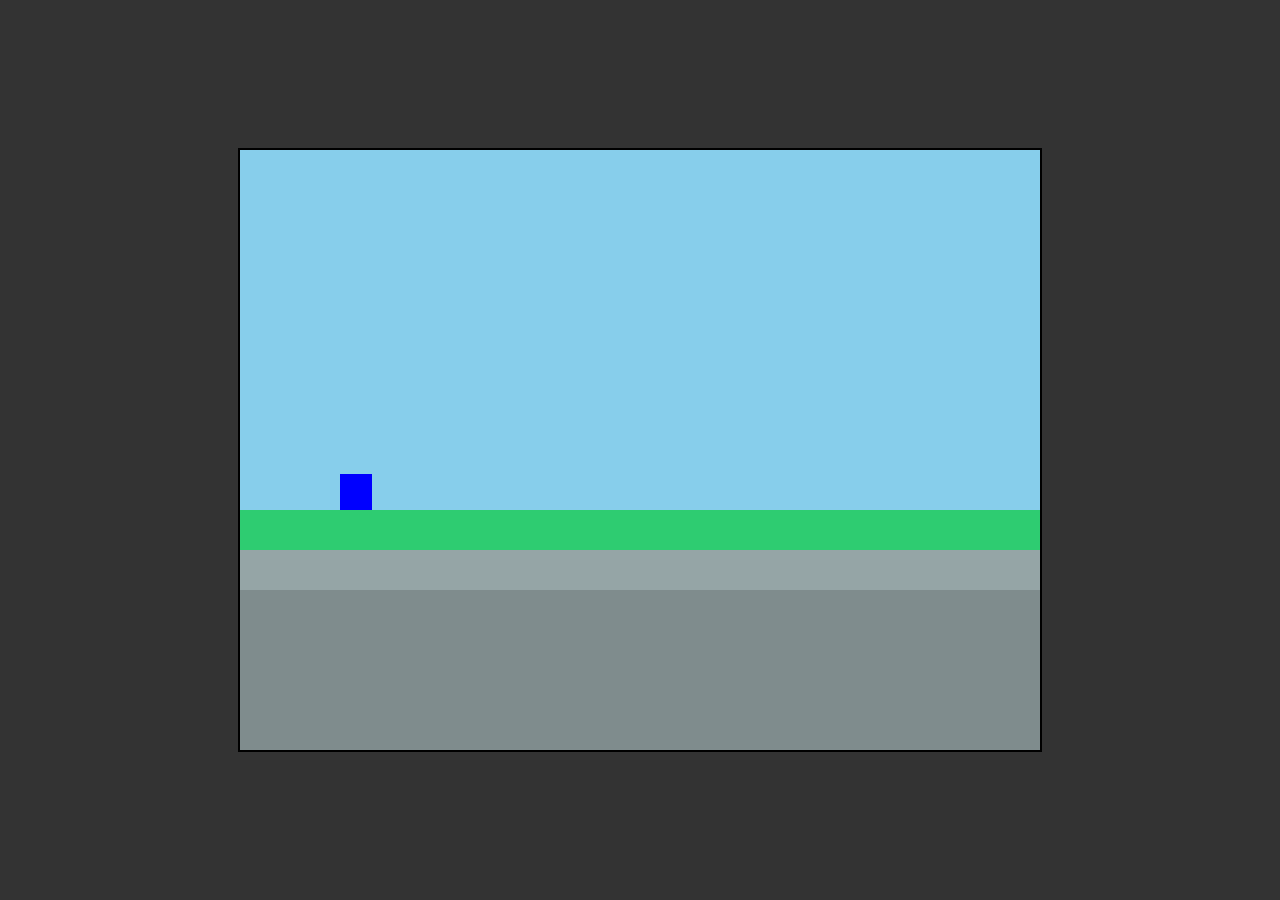
<file: project/lekcja_3/index.html>
<!DOCTYPE html>
<html lang="pl">
<head>
    <meta charset="UTF-8">
    <meta name="viewport" content="width=device-width, initial-scale=1.0">
    <title>Minecraft 2D</title>
    <link rel="stylesheet" href="css/style.css">
</head>
<body>
    <canvas id="gameCanvas"></canvas>

    <script src="js/config.js"></script>
    <script src="js/world.js"></script>
    <script src="js/player.js"></script>
    <script src="js/renderer.js"></script>
    <script src="js/input.js"></script>
    <script src="js/main.js"></script>
</body>
</html>
</file>
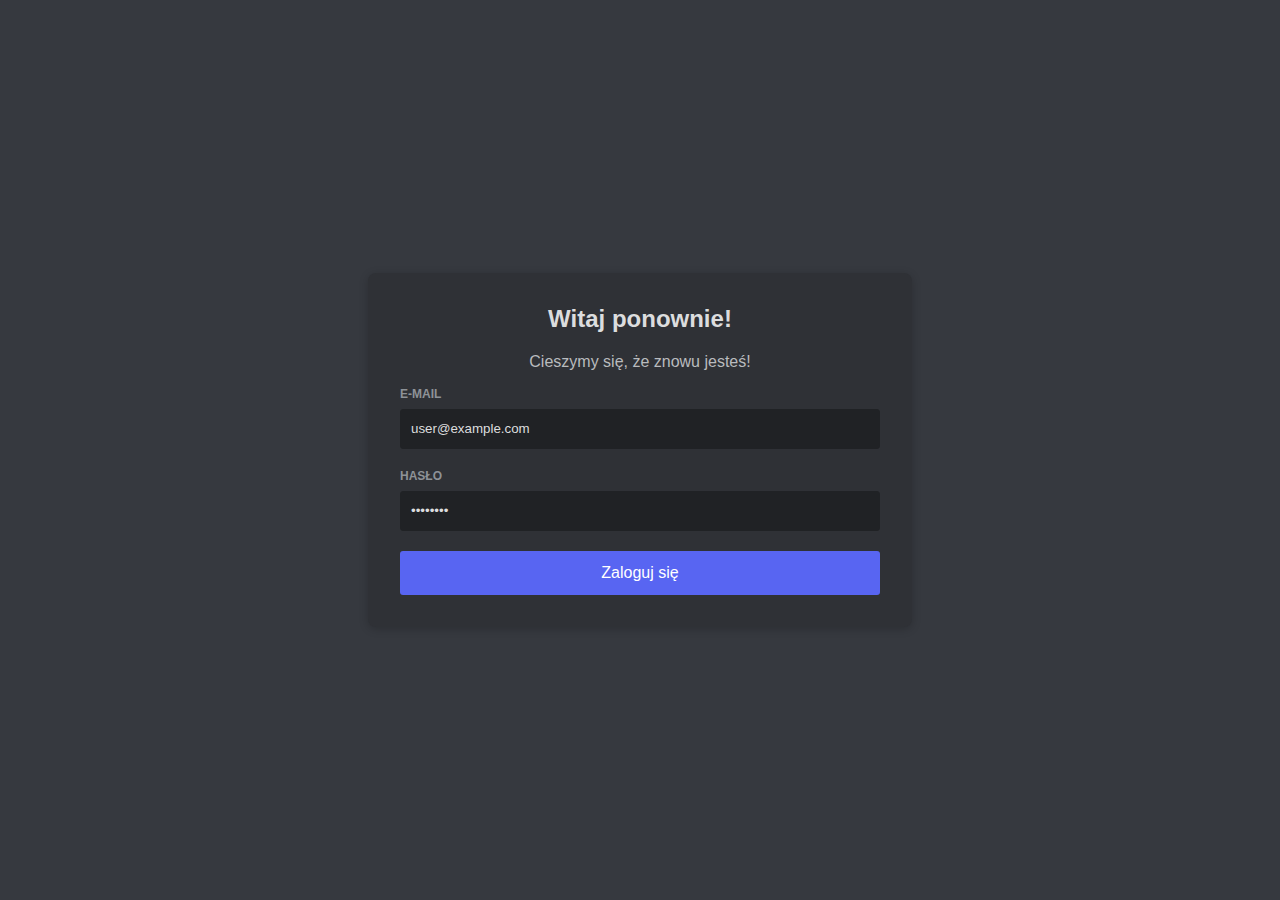
<file: project/lekcja_4/index.html>
<!DOCTYPE html>
<html lang="pl">
<head>
    <meta charset="UTF-8">
    <meta name="viewport" content="width=device-width, initial-scale=1.0">
    <title>Prototyp Discord</title>
    <link rel="stylesheet" href="css/style.css">
</head>
<body>

    <div id="login-screen">
        <div class="login-box">
            <h2>Witaj ponownie!</h2>
            <p>Cieszymy się, że znowu jesteś!</p>
            <form id="login-form">
                <div class="input-group">
                    <label for="email">E-MAIL</label>
                    <input type="email" id="email" value="user@example.com" required>
                </div>
                <div class="input-group">
                    <label for="password">HASŁO</label>
                    <input type="password" id="password" value="password" required>
                </div>
                <button type="submit">Zaloguj się</button>
            </form>
        </div>
    </div>

    <div class="app-container" style="display: none;">
        <!-- Kolumna 1: Serwery -->
        <nav class="servers-column">
            <!-- Tutaj będą ikony serwerów -->
        </nav>

        <!-- Kolumna 2: Kanały i Ustawienia Użytkownika -->
        <aside class="channels-column">
            <header class="server-header">
                <h3>Nazwa Serwera</h3>
            </header>
            <div class="channels-list">
                <!-- Tutaj będą kanały tekstowe -->
            </div>
            <footer class="user-panel">
                <!-- Tutaj info o zalogowanym użytkowniku -->
            </footer>
        </aside>

        <!-- Kolumna 3: Czat i Lista Użytkowników -->
        <main class="chat-column">
            <header class="chat-header">
                <h4># nazwa-kanalu</h4>
            </header>
            <div class="chat-content">
                <div class="messages-area">
                    <!-- Tutaj będą wyświetlane wiadomości -->
                </div>
                <div class="users-area">
                    <!-- Tutaj będzie lista użytkowników -->
                </div>
            </div>
            <footer class="chat-input-area">
                <input type="text" placeholder="Napisz wiadomość na #nazwa-kanalu">
            </footer>
        </main>
    </div>


    <script src="js/state.js"></script>
    <script src="js/ui.js"></script>
    <script src="js/main.js"></script>
</body>
</html>
</file>
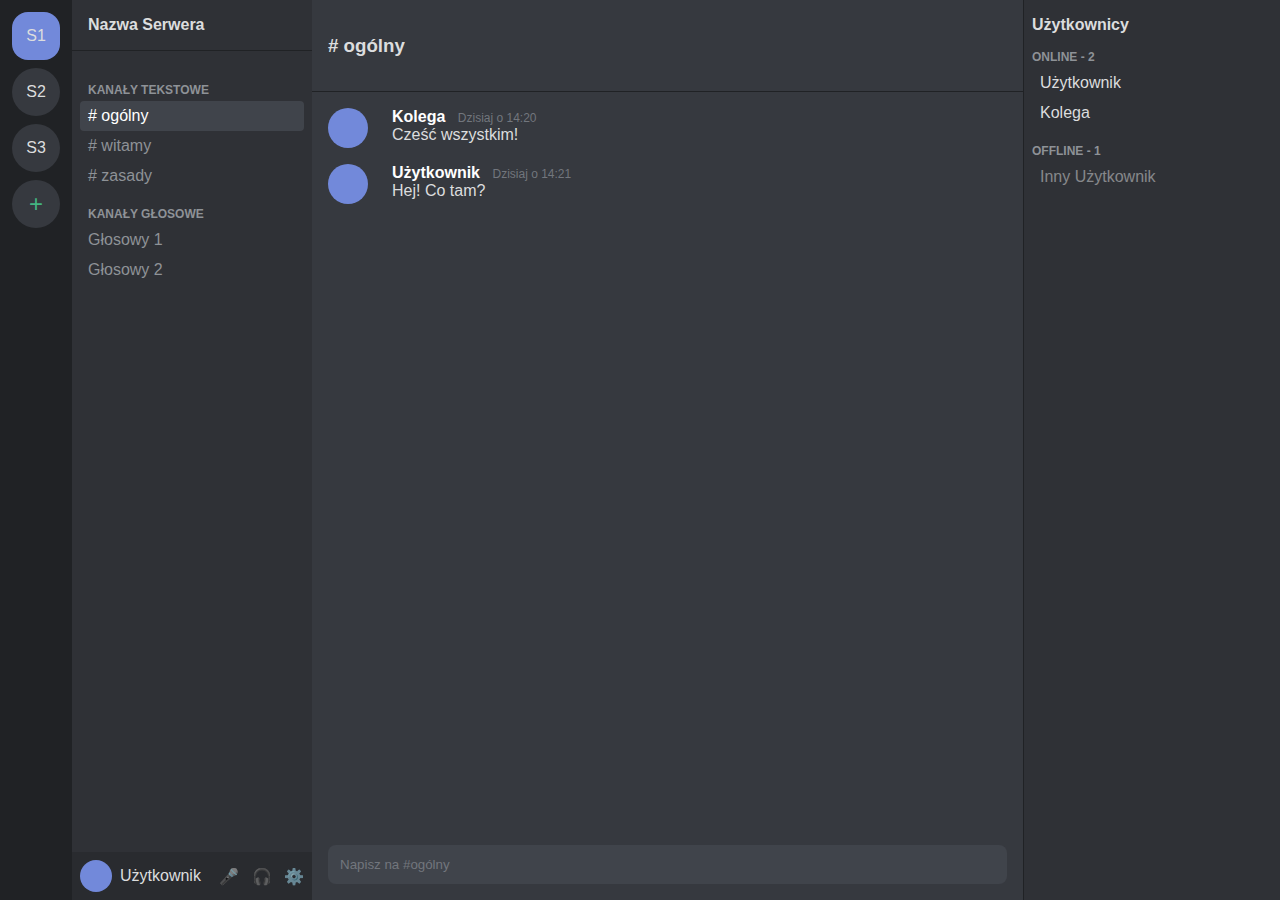
<file: project/lekcja_x/index.html>
<!DOCTYPE html>
<html lang="pl">
<head>
    <meta charset="UTF-8">
    <meta name="viewport" content="width=device-width, initial-scale=1.0">
    <title>Discord Clone</title>
    <link rel="stylesheet" href="css/style.css">
</head>
<body>
    <div class="app-container">
        <div class="servers-list">
            <div class="server-icon active">S1</div>
            <div class="server-icon">S2</div>
            <div class="server-icon">S3</div>
            <div class="server-icon add-server">+</div>
        </div>
        <div class="channels-list">
            <div class="server-name">Nazwa Serwera</div>
            <ul class="channels">
                <li class="channel-category">Kanały tekstowe</li>
                <li class="channel active"># ogólny</li>
                <li class="channel"># witamy</li>
                <li class="channel"># zasady</li>
                <li class="channel-category">Kanały głosowe</li>
                <li class="channel">Głosowy 1</li>
                <li class="channel">Głosowy 2</li>
            </ul>
            <div class="user-panel">
                <div class="user-info">
                    <div class="avatar"></div>
                    <span class="username">Użytkownik</span>
                </div>
                <div class="user-controls">
                    <span>🎤</span>
                    <span>🎧</span>
                    <span>⚙️</span>
                </div>
            </div>
        </div>
        <div class="chat-window">
            <div class="chat-header">
                <h3># ogólny</h3>
            </div>
            <div class="chat-messages">
                <div class="message">
                    <div class="avatar"></div>
                    <div class="message-content">
                        <div class="message-header">
                            <span class="username">Kolega</span>
                            <span class="timestamp">Dzisiaj o 14:20</span>
                        </div>
                        <div class="message-text">Cześć wszystkim!</div>
                    </div>
                </div>
                <div class="message">
                    <div class="avatar"></div>
                    <div class="message-content">
                        <div class="message-header">
                            <span class="username">Użytkownik</span>
                            <span class="timestamp">Dzisiaj o 14:21</span>
                        </div>
                        <div class="message-text">Hej! Co tam?</div>
                    </div>
                </div>
            </div>
            <div class="chat-input">
                <input type="text" placeholder="Napisz na #ogólny">
            </div>
        </div>
        <div class="users-list">
            <div class="user-list-header">Użytkownicy</div>
            <ul>
                <li class="user-list-category">Online - 2</li>
                <li class="user">Użytkownik</li>
                <li class="user">Kolega</li>
                <li class="user-list-category">Offline - 1</li>
                <li class="user offline">Inny Użytkownik</li>
            </ul>
        </div>
    </div>
    <script src="js/main.js"></script>
</body>
</html>
</file>
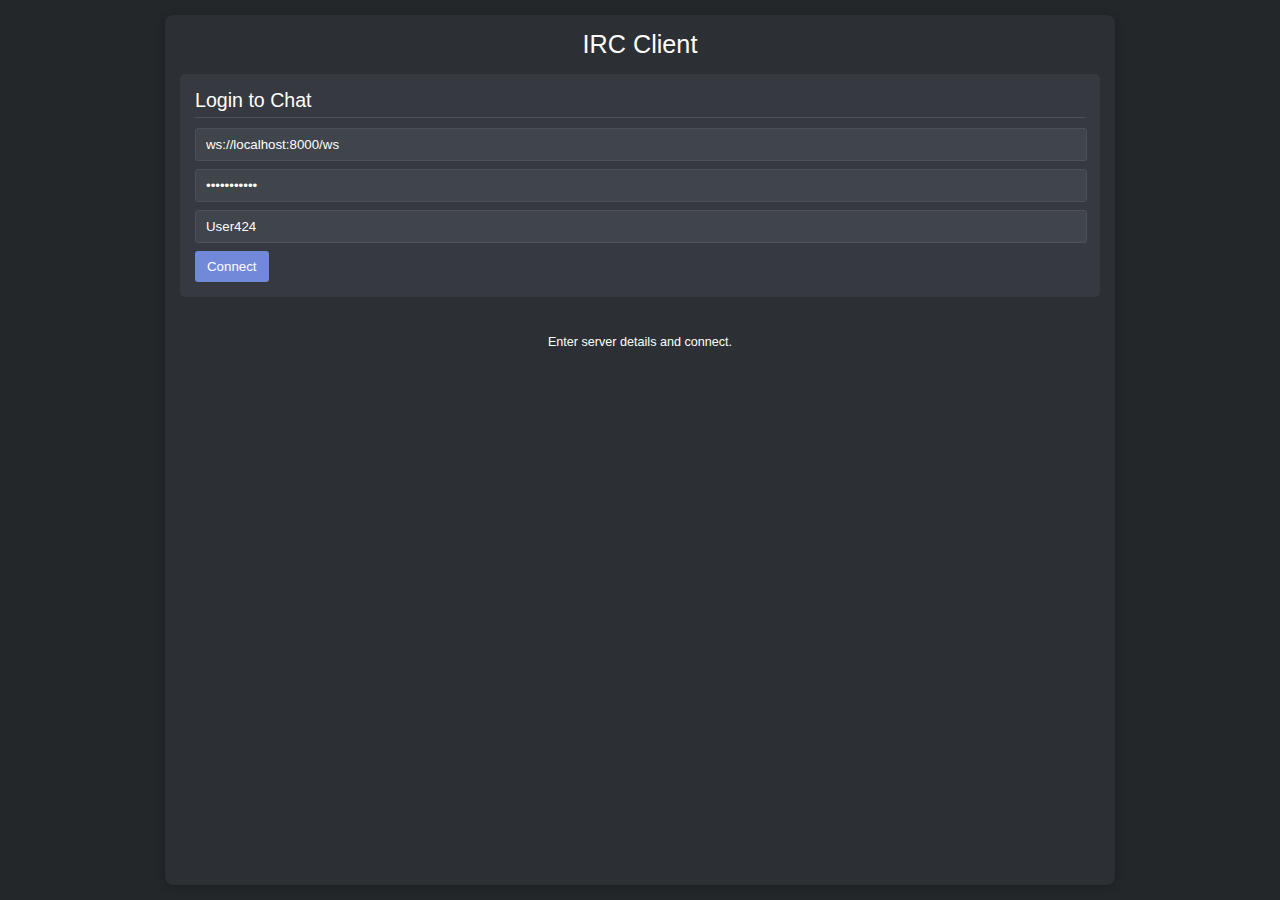
<file: project/archive_code/client/index.html>
<!DOCTYPE html>
<html lang="en">
<head>
    <meta charset="UTF-8">
    <meta name="viewport" content="width=device-width, initial-scale=1.0">
    <title>IRC Client</title>
    <style>
        :root {
            --background-primary: #23272A; /* Dark grey, almost black */
            --background-secondary: #2C2F33; /* Slightly lighter grey for elements */
            --background-tertiary: #36393f; /* Even lighter for interactive elements or highlights */
            --text-primary: #FFFFFF;
            --text-secondary: #b9bbbe; /* Lighter grey for secondary text */
            --text-link: #7289DA; /* Discord blurple or a similar accent */
            --accent-color: #7289DA;
            --accent-color-hover: #677bc4;
            --my-message-bg: #4f545c; /* Darker shade for my messages */
            --other-message-bg: var(--background-secondary);
            --success-color: #43b581; /* Green */
            --error-color: #f04747; /* Red */
            --info-color: var(--accent-color);
            --input-background: #40444b;
            --border-color: #4c5058;
            --font-family: 'gg sans', 'Helvetica Neue', Helvetica, Arial, sans-serif; /* Similar to Discord's font stack */
        }

        body {
            font-family: var(--font-family);
            margin: 0; padding: 15px; 
            background-color: var(--background-primary);
            color: var(--text-primary);
            display: flex; flex-direction: column; align-items: center; 
            height: calc(100vh - 30px); /* Adjusted for reduced padding */
            font-size: 14px; /* Slightly smaller base font */
        }
        .container {
            background-color: var(--background-secondary);
            padding: 15px; border-radius: 8px; 
            box-shadow: 0 2px 10px rgba(0,0,0,0.2);
            width: 100%; max-width: 950px; /* Slightly wider */
            display: flex; flex-direction: column; 
            height: 100%; box-sizing: border-box;
        }
        
        h1, h2, h3 { color: var(--text-primary); margin-top: 0; margin-bottom: 10px; font-weight: 500;}
        h1 { font-size: 1.8em; text-align: center; margin-bottom: 15px;}
        h2 { font-size: 1.4em; border-bottom: 1px solid var(--border-color); padding-bottom: 5px;}
        h3 { font-size: 1.1em; }

        .login-section { margin-bottom: 20px; padding: 15px; background-color: var(--background-tertiary); border-radius: 5px; }
        
        input[type="text"], input[type="password"] {
            width: calc(100% - 20px); padding: 8px 10px; margin-bottom: 8px; 
            border: 1px solid var(--border-color);
            background-color: var(--input-background);
            color: var(--text-primary);
            border-radius: 3px; font-size: 0.95em;
        }
        input[type="text"]:focus, input[type="password"]:focus {
            border-color: var(--accent-color);
            outline: none;
        }

        button {
            padding: 8px 12px; border: none; 
            background-color: var(--accent-color);
            color: white; border-radius: 3px; cursor: pointer; font-size: 0.95em; font-weight: 500;
            transition: background-color 0.2s ease;
        }
        button:hover { background-color: var(--accent-color-hover); }
        button:disabled { background-color: var(--background-tertiary); color: var(--text-secondary); cursor: not-allowed; }

        .chat-section { display: flex; flex-direction: column; flex-grow: 1; overflow: hidden; }
        .chat-main-area { display: flex; flex-grow: 1; overflow: hidden; margin-bottom: 8px; }

        #chatBoxContainer {
            flex-grow: 1; display: flex; flex-direction: column; 
            margin-right: 15px; overflow: hidden; 
            background-color: var(--background-primary); border-radius: 5px; padding: 2px; /* Add padding for internal scrollbar */
        }
        #chatBox {
            height: 100%; 
            overflow-y: scroll; padding: 8px; 
            flex-grow: 1;
        }
        /* Custom scrollbar for chatbox */
        #chatBox::-webkit-scrollbar { width: 8px; }
        #chatBox::-webkit-scrollbar-track { background: var(--background-secondary); border-radius: 4px; }
        #chatBox::-webkit-scrollbar-thumb { background: var(--accent-color); border-radius: 4px; }
        #chatBox::-webkit-scrollbar-thumb:hover { background: var(--accent-color-hover); }

        #userListArea {
            width: 180px; /* Slightly narrower */
            display: flex; flex-direction: column; 
            background-color: var(--background-primary);
            border-radius: 5px; padding:10px; 
            overflow: hidden; 
        }
        #userListArea h3 { margin-bottom: 8px; font-size: 1.05em; }
        #userList {
            overflow-y: auto; flex-grow: 1; font-size: 0.9em;
        }
        #userList ul { list-style-type: none; padding: 0; margin: 0; }
        #userList li { padding: 2px 0; color: var(--text-secondary); text-align: left; }
        #userList li[style*="bold"] { color: var(--text-primary); }

        #userList::-webkit-scrollbar { width: 6px; }
        #userList::-webkit-scrollbar-track { background: var(--background-secondary); border-radius: 3px; }
        #userList::-webkit-scrollbar-thumb { background: var(--text-link); border-radius: 3px; }

        #messageInputContainer {
            display: flex; flex-shrink: 0; padding-top: 8px; border-top: 1px solid var(--border-color);
        }
        #messageInputContainer input[type="text"] {
            flex-grow: 1; margin-right: 8px; margin-bottom: 0;
        }

        .message { 
            margin-bottom: 6px; padding: 6px 10px; border-radius: 15px; /* More rounded */
            max-width: 85%; word-wrap: break-word; text-align: left !important; 
            line-height: 1.3;
            font-size: 0.95em;
        }
        .message .username { 
            font-weight: 500; display: block; margin-bottom: 2px; font-size: 0.85em;
        }
        .message .timestamp { 
            font-size: 0.7em; color: var(--text-secondary); 
            display: block; margin-top: 3px;
        }
        
        .user-event { 
            font-style: normal; color: var(--text-secondary); text-align: center !important; 
            margin: 6px 0; background: none; border: none; font-size: 0.85em;
        }
        
        .server-message { 
            background-color: var(--other-message-bg); 
            border: 1px solid var(--border-color);
            align-self: flex-start; 
        }
        .my-message { 
            background-color: var(--my-message-bg); 
            border: 1px solid #3e4147;
            margin-left: auto; 
        }
        .my-message .username { color: var(--accent-color); }
        .server-message .username { color: var(--text-link); }
        
        #status {
            padding: 8px; margin-top:10px; border-radius: 4px; 
            text-align: center; font-weight: 500; flex-shrink: 0; font-size: 0.9em;
        }
        .status-error { background-color: var(--error-color); color: var(--text-primary); border: none;}
        .status-success { background-color: var(--success-color); color: var(--text-primary); border: none;}
        .status-info { background-color: var(--info-color); color: var(--text-primary); border: none;}

        .hidden { display: none !important; }

        /* Attempt to load external font */
        @font-face {
            font-family: 'gg sans';
            src: url('https://discord.com/assets/fonts/ggsans-Medium.woff2') format('woff2');
            font-weight: 500;
        }
        @font-face {
            font-family: 'gg sans';
            src: url('https://discord.com/assets/fonts/ggsans-Regular.woff2') format('woff2');
            font-weight: 400;
        }
         @font-face {
            font-family: 'gg sans';
            src: url('https://discord.com/assets/fonts/ggsans-Bold.woff2') format('woff2');
            font-weight: 700;
        }

    </style>
</head>
<body>
    <div class="container">
        <h1>IRC Client</h1>

        <div id="loginSection" class="login-section">
            <h2>Login to Chat</h2>
            <input type="text" id="serverAddress" value="ws://3.122.247.227:8000/ws" placeholder="Server Address (ws://localhost:8000/ws)">
            <input type="password" id="serverPassword" placeholder="Server Password">
            <input type="text" id="username" placeholder="Your Nickname">
            <button id="connectButton">Connect</button>
        </div>

        <div id="chatSection" class="chat-section hidden">
            <div class="chat-main-area">
                <div id="chatBoxContainer">
                    <div id="chatBox"></div>
                </div>
                <div id="userListArea">
                    <h3>Users Online</h3>
                    <div id="userList"><ul></ul></div>
                </div>
            </div>
            <div id="messageInputContainer">
                <input type="text" id="messageInput" placeholder="Type a message...">
                <button id="sendButton">Send</button>
            </div>
        </div>
        <div id="status">Enter server details and connect.</div>
    </div>

    <script>
        const serverAddressInput = document.getElementById('serverAddress');
        const serverPasswordInput = document.getElementById('serverPassword');
        const usernameInput = document.getElementById('username');
        const connectButton = document.getElementById('connectButton');
        
        const loginSection = document.getElementById('loginSection');
        const chatSection = document.getElementById('chatSection');
        
        const chatBox = document.getElementById('chatBox');
        const messageInput = document.getElementById('messageInput');
        const sendButton = document.getElementById('sendButton');
        const userListUl = document.querySelector('#userList ul');
        const statusDiv = document.getElementById('status');

        let websocket = null;
        let myUsername = '';

        function showStatus(message, type = 'info') {
            statusDiv.textContent = message;
            statusDiv.className = ''; // Reset classes
            if (type === 'error') {
                statusDiv.classList.add('status-error');
            } else if (type === 'success') {
                statusDiv.classList.add('status-success');
            } else {
                statusDiv.classList.add('status-info');
            }
        }

        function appendMessage(user, text, timestamp, messageType = 'server') {
            const messageElement = document.createElement('div');
            messageElement.classList.add('message');
            
            let userDisplay = user ? `<span class="username">${escapeHtml(user)}</span>` : '';
            if (messageType === 'user-event') {
                 messageElement.classList.add('user-event');
                 userDisplay = ''; 
            } else if (user === myUsername) {
                messageElement.classList.add('my-message');
            } else {
                messageElement.classList.add('server-message');
            }
            
            const timeStr = timestamp ? new Date(timestamp).toLocaleTimeString([], { hour: '2-digit', minute: '2-digit' }) : '';
            
            let messageContent = '';
            if(userDisplay) messageContent += userDisplay;
            messageContent += `<div class="message-text">${escapeHtml(text)}</div>`;
            if(timeStr) messageContent += `<span class="timestamp">${timeStr}</span>`;
            
            messageElement.innerHTML = messageContent;
            chatBox.appendChild(messageElement);
            chatBox.scrollTop = chatBox.scrollHeight; 
        }
        
        function escapeHtml(unsafe) {
            if (unsafe === null || typeof unsafe === 'undefined') return '';
            return unsafe
                 .toString()
                 .replace(/&/g, "&amp;")
                 .replace(/</g, "&lt;")
                 .replace(/>/g, "&gt;")
                 .replace(/"/g, "&quot;")
                 .replace(/'/g, "&#039;");
        }

        function updateUserList(users) {
            userListUl.innerHTML = ''; 
            users.forEach(user => {
                const li = document.createElement('li');
                li.textContent = escapeHtml(user);
                if (user === myUsername) {
                    li.style.fontWeight = '700';
                    li.style.color = 'var(--text-primary)';
                }
                userListUl.appendChild(li);
            });
        }

        function connectToServer() {
            const serverUrl = serverAddressInput.value.trim();
            const password = serverPasswordInput.value;
            const username = usernameInput.value.trim();

            if (!serverUrl || !password || !username) {
                showStatus('Server address, password, and nickname are required.', 'error');
                return;
            }
            if (username.length < 3 || username.length > 20) {
                showStatus('Nickname must be between 3 and 20 characters.', 'error');
                return;
            }
            
            myUsername = username; 

            showStatus('Connecting...', 'info');
            connectButton.disabled = true;

            websocket = new WebSocket(serverUrl);

            websocket.onopen = () => {
                showStatus('Connected. Authenticating password...', 'info');
                websocket.send(JSON.stringify({
                    type: 'auth_password',
                    payload: { password: password }
                }));
                
                const localUsername = usernameInput.value.trim();
                if (websocket && websocket.readyState === WebSocket.OPEN) {
                    showStatus('Authenticating username...', 'info');
                    websocket.send(JSON.stringify({
                        type: 'auth_username',
                        payload: { username: localUsername }
                    }));
                } else {
                    console.warn("WebSocket not open when trying to send username immediately after password");
                }
            };

            websocket.onmessage = (event) => {
                const data = JSON.parse(event.data);
                console.log("Received:", data);

                switch (data.type) {
                    case 'auth_error':
                        showStatus(`Auth Error: ${escapeHtml(data.payload.reason)}. Try again.`, 'error');
                        if(websocket) websocket.close(); 
                        connectButton.disabled = false;
                        break;
                    case 'chat_history':
                        showStatus('Connected & Authenticated!', 'success');
                        chatBox.innerHTML = ''; 
                        data.payload.messages.forEach(msg => {
                            appendMessage(msg.username, msg.text, msg.timestamp);
                        });
                        loginSection.classList.add('hidden');
                        chatSection.classList.remove('hidden');
                        messageInput.focus();
                        break;
                    case 'user_list':
                        updateUserList(data.payload.users);
                        break;
                    case 'new_message':
                        appendMessage(data.payload.username, data.payload.text, data.payload.timestamp);
                        break;
                    case 'user_joined':
                        appendMessage(null, `${escapeHtml(data.payload.username)} joined.`, data.payload.timestamp, 'user-event');
                        break;
                    case 'user_left':
                        appendMessage(null, `${escapeHtml(data.payload.username)} left.`, data.payload.timestamp, 'user-event');
                        break;
                    case 'error': 
                        showStatus(`Server: ${escapeHtml(data.payload.message)}`, 'error');
                        break;
                    default:
                        console.warn("Received unknown message type:", data.type);
                }
            };

            websocket.onerror = (error) => {
                console.error('WebSocket Error:', error);
                showStatus('Connection error. Is server running? Check address.', 'error');
                connectButton.disabled = false;
            };

            websocket.onclose = () => {
                showStatus('Disconnected.', 'info');
                connectButton.disabled = false;
                if (!chatSection.classList.contains('hidden')) {
                     showStatus('Disconnected. You can try reconnecting.', 'error');
                }
            };
        }

        function sendMessage() {
            if (websocket && websocket.readyState === WebSocket.OPEN) {
                const messageText = messageInput.value.trim();
                if (messageText) {
                    websocket.send(JSON.stringify({
                        type: 'new_message',
                        payload: { text: messageText }
                    }));
                    messageInput.value = '';
                }
            } else {
                showStatus('Not connected.', 'error');
            }
        }

        connectButton.addEventListener('click', connectToServer);
        sendButton.addEventListener('click', sendMessage);
        messageInput.addEventListener('keypress', (event) => {
            if (event.key === 'Enter') {
                sendMessage();
            }
        });
        
        serverAddressInput.value = 'ws://localhost:8000/ws';
        serverPasswordInput.value = 'ircAMP2024!'; 
        usernameInput.value = 'User' + Math.floor(Math.random() * 900 + 100);

    </script>
</body>
</html>
</file>
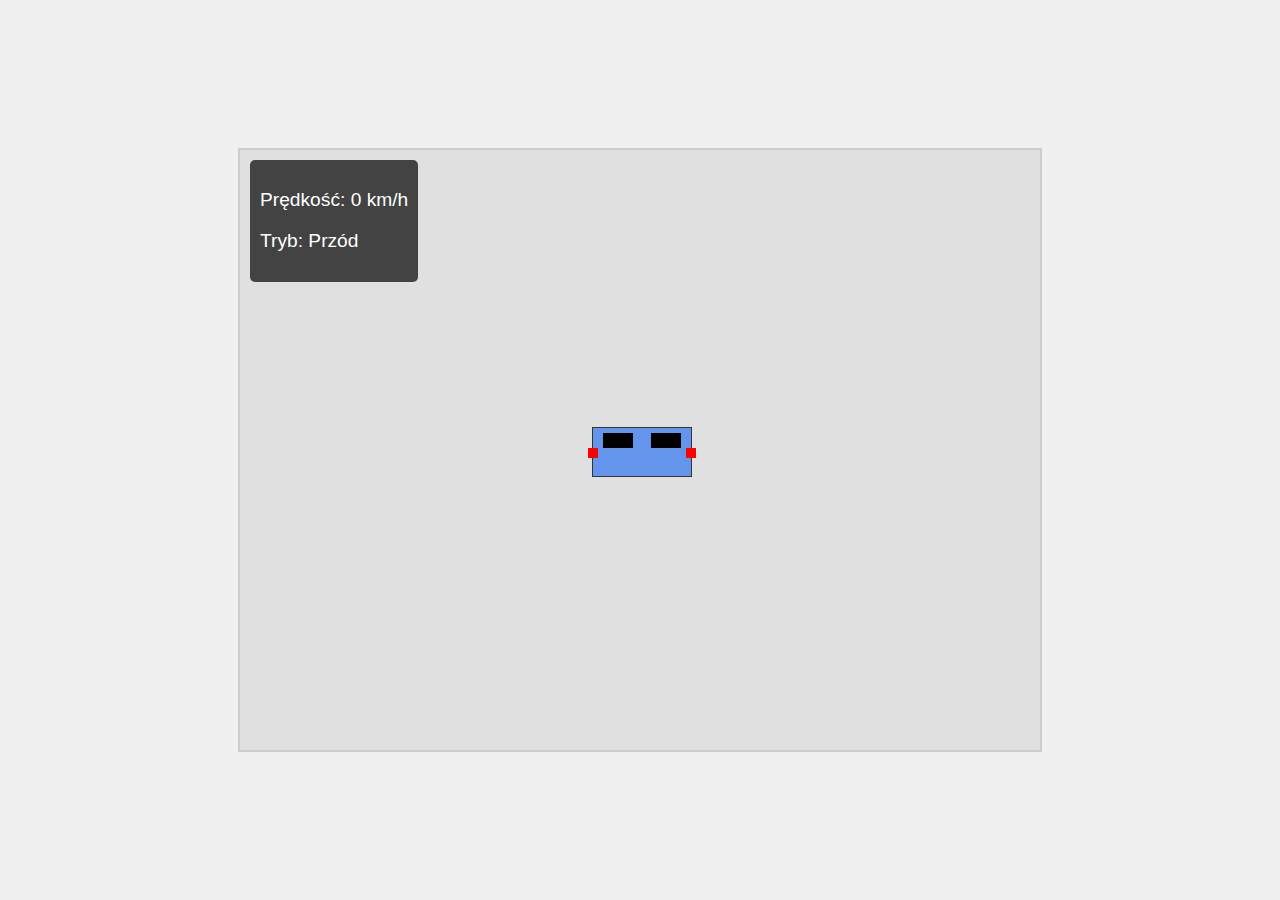
<file: project/lekcja_2/samochod_prototyp/index.html>
<!DOCTYPE html>
<html lang="pl">
<head>
    <meta charset="UTF-8">
    <meta name="viewport" content="width=device-width, initial-scale=1.0">
    <title>Prototyp Samochodu 2D</title>
    <link rel="stylesheet" href="css/style.css">
</head>
<body>
    <div id="game-container">
        <div id="car">
            <div class="window front-window"></div>
            <div class="window rear-window"></div>
            <div class="light front-light left-light"></div>
            <div class="light front-light right-light"></div>
            <div class="light rear-light left-light"></div>
            <div class="light rear-light right-light"></div>
        </div>
        <div id="dashboard">
            <p>Prędkość: <span id="speed">0</span> km/h</p>
            <p>Tryb: <span id="mode">Przód</span></p>
        </div>
    </div>
    <script src="js/script.js"></script>
</body>
</html>
</file>
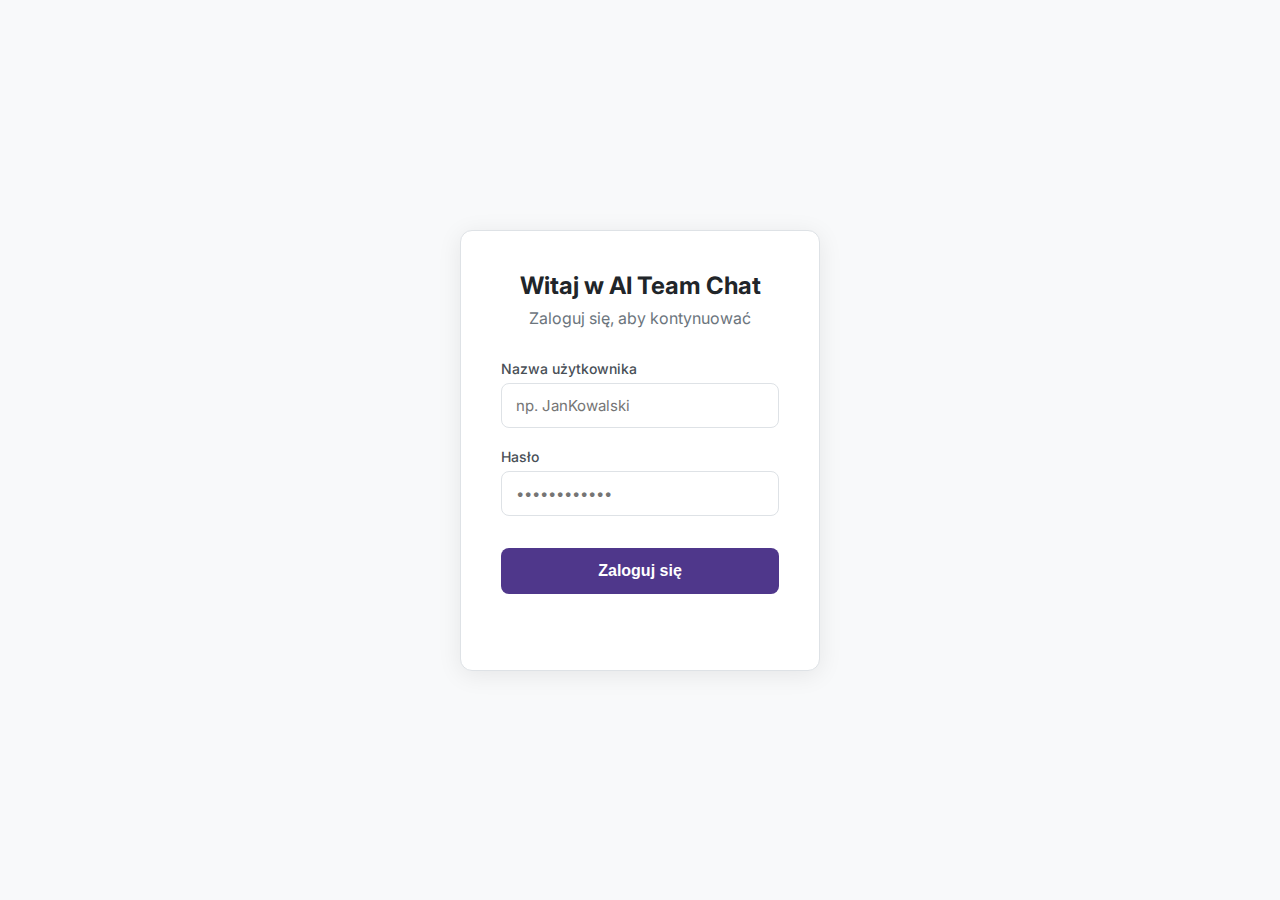
<file: docs/product/design_ux/login.html>
<!DOCTYPE html>
<html lang="pl">
<head>
    <meta charset="UTF-8">
    <meta name="viewport" content="width=device-width, initial-scale=1.0">
    <title>AI Team Chat - Logowanie</title>
    <link rel="stylesheet" href="login.css">
    <link rel="preconnect" href="https://fonts.googleapis.com">
    <link rel="preconnect" href="https://fonts.gstatic.com" crossorigin>
    <link href="https://fonts.googleapis.com/css2?family=Inter:wght@400;500;600;700&display=swap" rel="stylesheet">
</head>
<body class="login-page-body">

    <!-- Ekran logowania -->
    <div id="login-screen">
        <div class="login-form">
            <h2 class="login-title">Witaj w AI Team Chat</h2>
            <p class="login-subtitle">Zaloguj się, aby kontynuować</p>
            <div class="input-group">
                <label for="username-input">Nazwa użytkownika</label>
                <input type="text" id="username-input" placeholder="np. JanKowalski" maxlength="20">
            </div>
            <div class="input-group">
                 <label for="password-input">Hasło</label>
                <input type="password" id="password-input" placeholder="••••••••••••">
            </div>
            <button id="login-button">Zaloguj się</button>
            <div id="login-error" class="error-message"></div>
        </div>
    </div>

</body>
</html>
</file>
<file: project/lekcja_3/css/style.css>
body {
    margin: 0;
    background-color: #333;
    display: flex;
    justify-content: center;
    align-items: center;
    height: 100vh;
    overflow: hidden;
}

canvas {
    background-color: #87CEEB; /* Sky blue */
    border: 2px solid #000;
}
</file>
<file: project/lekcja_x/css/style.css>
body {
    font-family: 'Helvetica Neue', Helvetica, Arial, sans-serif;
    margin: 0;
    padding: 0;
    background-color: #36393f;
    color: #dcddde;
    overflow: hidden;
}

.app-container {
    display: flex;
    height: 100vh;
}

/* Servers List */
.servers-list {
    width: 72px;
    background-color: #202225;
    padding-top: 12px;
    display: flex;
    flex-direction: column;
    align-items: center;
}

.server-icon {
    width: 48px;
    height: 48px;
    background-color: #36393f;
    border-radius: 50%;
    margin-bottom: 8px;
    display: flex;
    align-items: center;
    justify-content: center;
    cursor: pointer;
    transition: all 0.2s ease-in-out;
}

.server-icon:hover, .server-icon.active {
    border-radius: 16px;
    background-color: #7289da;
}

.server-icon.add-server {
    background-color: #36393f;
    color: #43b581;
    font-size: 24px;
}

.server-icon.add-server:hover {
    background-color: #43b581;
    color: #ffffff;
}

/* Channels List */
.channels-list {
    width: 240px;
    background-color: #2f3136;
    display: flex;
    flex-direction: column;
}

.server-name {
    padding: 16px;
    font-weight: bold;
    border-bottom: 1px solid #202225;
}

.channels {
    list-style: none;
    padding: 16px 8px;
    margin: 0;
    flex-grow: 1;
    overflow-y: auto;
}

.channel-category {
    color: #8e9297;
    font-size: 12px;
    font-weight: bold;
    text-transform: uppercase;
    margin-top: 16px;
    margin-bottom: 4px;
    padding: 0 8px;
}

.channel {
    padding: 6px 8px;
    border-radius: 4px;
    cursor: pointer;
    color: #8e9297;
}

.channel:hover {
    background-color: #3a3c43;
    color: #dcddde;
}

.channel.active {
    background-color: #40444b;
    color: #ffffff;
}

/* User Panel */
.user-panel {
    background-color: #292b2f;
    padding: 8px;
    display: flex;
    justify-content: space-between;
    align-items: center;
}

.user-info {
    display: flex;
    align-items: center;
}

.avatar {
    width: 32px;
    height: 32px;
    background-color: #7289da;
    border-radius: 50%;
    margin-right: 8px;
}

.user-controls span {
    margin-left: 8px;
    cursor: pointer;
    opacity: 0.7;
}

.user-controls span:hover {
    opacity: 1;
}

/* Chat Window */
.chat-window {
    flex-grow: 1;
    display: flex;
    flex-direction: column;
    background-color: #36393f;
}

.chat-header {
    padding: 16px;
    border-bottom: 1px solid #202225;
    font-weight: bold;
}

.chat-messages {
    flex-grow: 1;
    padding: 16px;
    overflow-y: auto;
}

.message {
    display: flex;
    margin-bottom: 16px;
}

.message .avatar {
    width: 40px;
    height: 40px;
    flex-shrink: 0;
}

.message-content {
    margin-left: 16px;
}

.message-header .username {
    font-weight: bold;
    color: #ffffff;
}

.message-header .timestamp {
    font-size: 12px;
    color: #72767d;
    margin-left: 8px;
}

.chat-input {
    padding: 16px;
}

.chat-input input {
    width: 100%;
    background-color: #40444b;
    border: none;
    border-radius: 8px;
    padding: 12px;
    color: #dcddde;
    box-sizing: border-box;
}

.chat-input input::placeholder {
    color: #72767d;
}


/* Users List */
.users-list {
    width: 240px;
    background-color: #2f3136;
    padding: 16px 8px;
    border-left: 1px solid #202225;
    overflow-y: auto;
}

.user-list-header {
    font-weight: bold;
    margin-bottom: 16px;
}

.users-list ul {
    list-style: none;
    padding: 0;
    margin: 0;
}

.user-list-category {
    color: #8e9297;
    font-size: 12px;
    font-weight: bold;
    text-transform: uppercase;
    margin-top: 16px;
    margin-bottom: 4px;
}

.user {
    padding: 6px 8px;
    border-radius: 4px;
    display: flex;
    align-items: center;
}

.user.offline {
    opacity: 0.5;
}
</file>
<file: project/lekcja_2/samochod_prototyp/css/style.css>
body {
    margin: 0;
    overflow: hidden;
    background-color: #f0f0f0;
    display: flex;
    justify-content: center;
    align-items: center;
    height: 100vh;
    font-family: Arial, sans-serif;
}

#game-container {
    position: relative;
    width: 800px; /* Szerokość obszaru gry */
    height: 600px; /* Wysokość obszaru gry */
    border: 2px solid #ccc;
    background-color: #e0e0e0;
    overflow: hidden;
}

#car {
    position: absolute;
    width: 100px;
    height: 50px;
    background-color: #6495ED; /* Jasnoniebieski */
    top: 50%;
    left: 50%;
    transform: translate(-50%, -50%);
    box-sizing: border-box;
    border: 1px solid #333;
}

.window {
    position: absolute;
    background-color: #000; /* Czarny */
    height: 15px;
    width: 30px;
}

.front-window {
    top: 5px;
    left: 10px;
}

.rear-window {
    top: 5px;
    right: 10px;
}

.light {
    position: absolute;
    width: 10px;
    height: 10px;
}

.front-light {
    background-color: yellow;
    top: 20px;
}

.left-light {
    left: -5px;
}

.right-light {
    right: -5px;
}

.rear-light {
    background-color: red;
    top: 20px;
}

#dashboard {
    position: absolute;
    top: 10px;
    left: 10px;
    background-color: rgba(0, 0, 0, 0.7);
    color: white;
    padding: 10px;
    border-radius: 5px;
    font-size: 1.2em;
}
</file>
<file: docs/product/design_ux/login.css>
/* --- Globalne Ustawienia i Zmienne --- */
:root {
    --font-family: 'Inter', sans-serif;
    --background-main: #F8F9FA;
    --background-form: #FFFFFF;
    --text-primary: #212529;
    --text-secondary: #6C757D;
    --accent-primary: #4F378B;
    --border-color: #DEE2E6;
    --error-color: #DC3545;
    --border-radius: 12px;
    --shadow-light: 0 4px 24px rgba(0, 0, 0, 0.08);
}

/* --- Podstawowe Style Strony --- */
*, *::before, *::after {
    box-sizing: border-box;
    margin: 0;
    padding: 0;
}

.login-page-body {
    font-family: var(--font-family);
    background-color: var(--background-main);
    color: var(--text-primary);
    display: flex;
    justify-content: center;
    align-items: center;
    height: 100vh;
}

/* --- Ekran i Formularz Logowania --- */
#login-screen {
    width: 100%;
    max-width: 400px;
    padding: 20px;
}

.login-form {
    background-color: var(--background-form);
    padding: 40px;
    border-radius: var(--border-radius);
    box-shadow: var(--shadow-light);
    border: 1px solid var(--border-color);
    text-align: center;
}

.login-title {
    font-size: 24px;
    font-weight: 700;
    margin-bottom: 8px;
}

.login-subtitle {
    font-size: 16px;
    color: var(--text-secondary);
    margin-bottom: 32px;
}

.input-group {
    margin-bottom: 20px;
    text-align: left;
}

.input-group label {
    display: block;
    font-size: 14px;
    font-weight: 500;
    margin-bottom: 6px;
    color: #495057;
}

.input-group input {
    width: 100%;
    padding: 12px 14px;
    border-radius: 8px;
    border: 1px solid var(--border-color);
    background-color: #FFFFFF;
    font-family: var(--font-family);
    font-size: 15px;
    transition: border-color 0.2s, box-shadow 0.2s;
}

.input-group input:focus {
    outline: none;
    border-color: var(--accent-primary);
    box-shadow: 0 0 0 3px rgba(79, 55, 139, 0.1);
}

#login-button {
    width: 100%;
    padding: 14px;
    border: none;
    border-radius: 8px;
    background-color: var(--accent-primary);
    color: #FFFFFF;
    font-size: 16px;
    font-weight: 600;
    cursor: pointer;
    transition: background-color 0.2s;
    margin-top: 12px;
}

#login-button:hover {
    background-color: #402c7a;
}

.error-message {
    margin-top: 16px;
    color: var(--error-color);
    font-size: 14px;
    min-height: 20px; /* Rezerwuje miejsce, aby formularz nie "skakał" */
}
</file>
<file: project/lekcja_4/css/style.css>
/* Podstawowe resetowanie stylów i definicje zmiennych */
body {
    font-family: sans-serif;
    margin: 0;
    background-color: #36393f;
    color: #dcddde;
    display: flex;
    height: 100vh;
}

.app-container {
    display: flex;
    width: 100%;
    height: 100%;
}

/* --- Kolumny główne --- */

.servers-column {
    width: 72px;
    background-color: #202225;
    flex-shrink: 0; /* Zapobiega kurczeniu się kolumny */
}

.channels-column {
    width: 240px;
    background-color: #2f3136;
    flex-shrink: 0;
    display: flex;
    flex-direction: column;
}

.chat-column {
    flex-grow: 1; /* Zajmuje resztę dostępnego miejsca */
    display: flex;
    flex-direction: column;
}

/* --- Sekcje wewnątrz kolumn --- */

.server-header, .chat-header {
    height: 48px;
    border-bottom: 1px solid rgba(0,0,0,0.2);
    flex-shrink: 0;
    display: flex;
    align-items: center;
    padding: 0 16px;
}

.channels-list {
    flex-grow: 1;
    overflow-y: auto;
}

.user-panel {
    height: 52px;
    background-color: #292b2f;
    flex-shrink: 0;
}

.chat-content {
    flex-grow: 1;
    display: flex;
}

.messages-area {
    flex-grow: 1;
}

.users-area {
    width: 240px;
    background-color: #2f3136;
    flex-shrink: 0;
}

.chat-input-area {
    height: 68px;
    padding: 0 16px;
    display: flex;
    align-items: center;
}

.chat-input-area input {
    width: 100%;
    height: 44px;
    background-color: #40444b;
    border: none;
    border-radius: 8px;
    color: #dcddde;
    padding: 0 16px;
    font-size: 1rem;
}

.chat-input-area input::placeholder {
    color: #72767d;
}

/* --- Style komponentów --- */

.server-icon {
    width: 48px;
    height: 48px;
    background-color: #36393f;
    border-radius: 50%;
    margin: 8px auto;
    display: flex;
    justify-content: center;
    align-items: center;
    font-size: 24px;
    cursor: pointer;
    transition: all 0.2s ease;
}

.server-icon:hover {
    border-radius: 16px;
    background-color: #5865f2;
}

.server-icon.active {
    border-radius: 16px;
    background-color: #5865f2;
}

.channel {
    padding: 8px 16px;
    border-radius: 4px;
    cursor: pointer;
    margin: 4px 8px;
    color: #8e9297;
}

.channel:hover {
    background-color: #3a3c43;
    color: #dcddde;
}

.channel.active {
    background-color: #40464c;
    color: #ffffff;
}

.message {
    display: flex;
    padding: 16px;
}

.message .avatar {
    width: 40px;
    height: 40px;
    border-radius: 50%;
    background-color: #5865f2;
    margin-right: 16px;
    flex-shrink: 0;
    display: flex;
    justify-content: center;
    align-items: center;
    font-weight: bold;
}

.message-author {
    font-weight: bold;
    color: #ffffff;
    margin-bottom: 4px;
}

.users-area h4 {
    padding: 16px;
    margin: 0;
    color: #8e9297;
    text-transform: uppercase;
    font-size: 12px;
}

.user {
    padding: 8px 16px;
    color: #8e9297;
}

/* --- Ekran logowania --- */
#login-screen {
    width: 100vw;
    height: 100vh;
    display: flex;
    justify-content: center;
    align-items: center;
    background-color: #36393f;
}

.login-box {
    width: 480px;
    padding: 32px;
    background-color: #2f3136;
    border-radius: 8px;
    text-align: center;
    box-shadow: 0 2px 10px 0 rgba(0,0,0,0.2);
}

.login-box h2 {
    margin-top: 0;
    font-size: 24px;
    font-weight: 600;
}

.login-box p {
    color: #b9bbbe;
}

.login-box .input-group {
    text-align: left;
    margin-bottom: 20px;
}

.login-box label {
    display: block;
    color: #8e9297;
    font-size: 12px;
    font-weight: 600;
    margin-bottom: 8px;
    text-transform: uppercase;
}

.login-box input {
    width: 100%;
    padding: 10px;
    height: 40px;
    background-color: #202225;
    border: 1px solid #202225;
    border-radius: 3px;
    color: #dcddde;
    box-sizing: border-box; /* Ważne dla zachowania szerokości */
}

.login-box button {
    width: 100%;
    height: 44px;
    background-color: #5865f2;
    color: #ffffff;
    border: none;
    border-radius: 3px;
    font-size: 16px;
    cursor: pointer;
    transition: background-color 0.2s ease;
}

.login-box button:hover {
    background-color: #4752c4;
}
</file>
